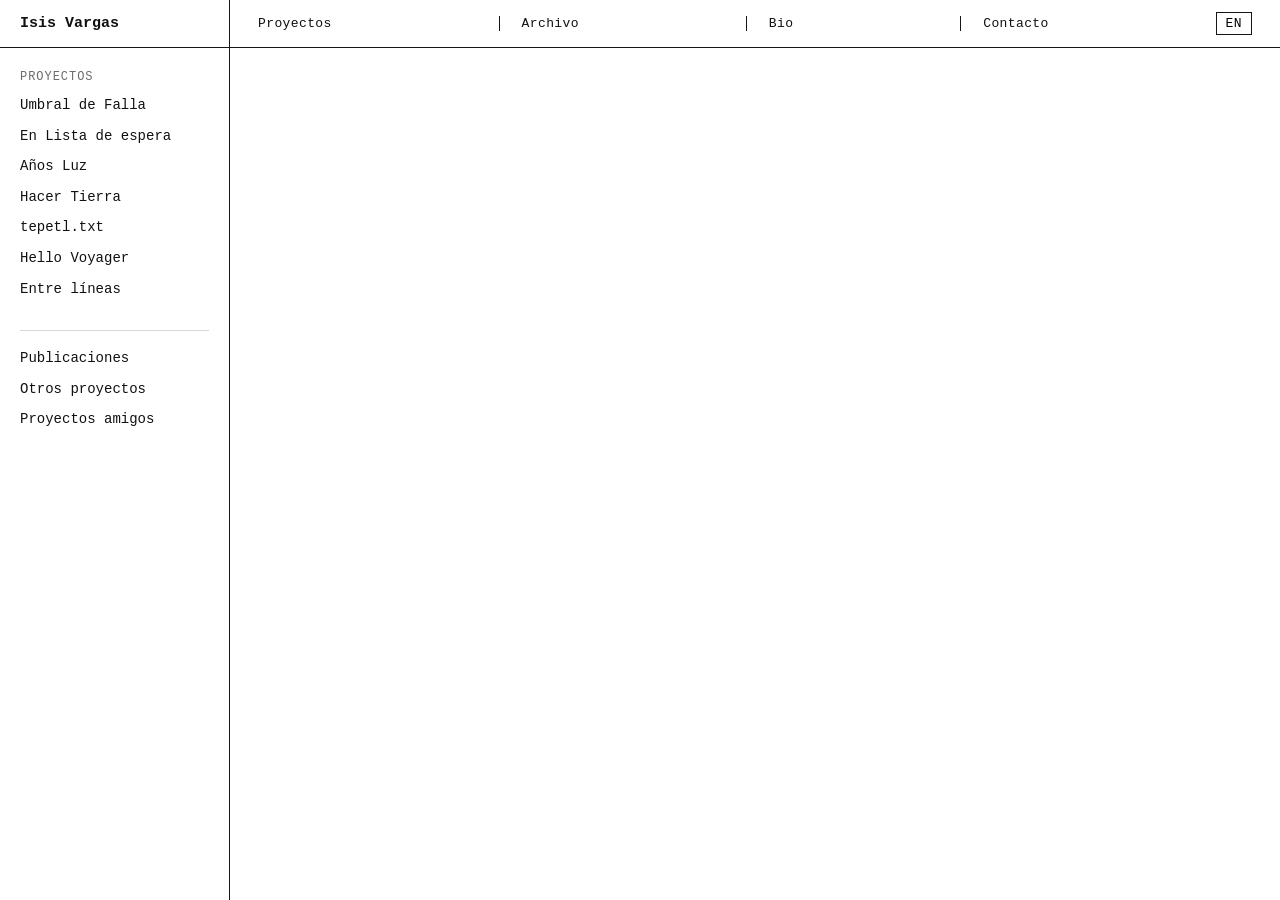
<file: index.html>
<!DOCTYPE html>
<html lang="es" data-lang="es">
<head>
  <meta charset="UTF-8">
  <meta name="viewport" content="width=device-width, initial-scale=1.0">
  <title>Isis Vargas</title>
  <meta name="description" content="Sitio de Isis Vargas. Proyectos sobre paisaje, territorio, procesos textiles, sonido, datos, electromagnetismo y medios experimentales.">
  <meta name="robots" content="index, follow">
  <link rel="canonical" href="https://isis-vargas.xyz/">
  <meta property="og:locale" content="es_MX">
  <meta property="og:type" content="website">
  <meta property="og:title" content="Isis Vargas">
  <meta property="og:description" content="Proyectos sobre paisaje, territorio, procesos textiles, sonido, datos, electromagnetismo y medios experimentales.">
  <meta property="og:url" content="https://isis-vargas.xyz/">
  <meta property="og:site_name" content="Isis Vargas">
  <meta name="twitter:card" content="summary">
  <script type="application/ld+json">
  {
    "@context": "https://schema.org",
    "@type": "WebSite",
    "name": "Isis Vargas",
    "url": "https://isis-vargas.xyz/",
    "inLanguage": ["es", "en"],
    "creator": {
      "@type": "Person",
      "name": "Isis Vargas",
      "description": "Su investigación explora las relaciones entre paisaje, territorio, procesos materiales, datos y medios experimentales."
    }
  }
  </script>
  <link rel="icon" href="favicon.ico?v=4" sizes="any">
  <link rel="icon" type="image/png" sizes="512x512" href="favicon.png?v=4">
  <link rel="stylesheet" href="style.css?v=20260818-1">
  <script src="https://d3js.org/d3.v5.min.js"></script>
</head>
<body>
<div class="app">
  <aside class="sidebar">
    <div class="sidebar-top"><a href="#inicio" class="sidebar-title" data-nav="inicio">Isis Vargas</a></div>
    <nav class="proyectos-nav" aria-label="Proyectos">
      <span class="proyectos-label" data-es="Proyectos" data-en="Projects">Proyectos</span>
      <ul id="lista-proyectos"></ul>
      <div class="sidebar-secondary">
        <a href="#publicaciones" data-nav="publicaciones" data-es="Publicaciones" data-en="Publications">Publicaciones</a>
        <a href="#otros-proyectos" data-nav="otros-proyectos" data-es="Otros proyectos" data-en="Other projects">Otros proyectos</a>
        <a href="#proyectos-amigos" data-nav="proyectos-amigos" data-es="Proyectos amigos" data-en="Friends' projects">Proyectos amigos</a>
      </div>
    </nav>
  </aside>

  <div class="col-derecha">
    <header class="topbar">
      <a href="#proyectos" class="topbar-item" data-nav="proyectos" data-es="Proyectos" data-en="Projects">Proyectos</a>
      <a href="#archivo" class="topbar-item topbar-separado" data-nav="archivo" data-es="Archivo" data-en="Archive:">Archivo</a>
      <a href="#bio" class="topbar-item topbar-separado" data-nav="bio">Bio</a>
      <a href="#contacto" class="topbar-item topbar-separado" data-nav="contacto" data-es="Contacto" data-en="Contact">Contacto</a>
      <button id="lang-toggle" class="topbar-item lang-btn" type="button" aria-label="Cambiar idioma">EN</button>
    </header>
    <nav class="mobile-secondary-nav" aria-label="Secciones adicionales">
      <a href="#publicaciones" data-nav="publicaciones" data-es="Publicaciones" data-en="Publications">Publicaciones</a>
      <a href="#otros-proyectos" data-nav="otros-proyectos" data-es="Otros proyectos" data-en="Other projects">Otros proyectos</a>
      <a href="#proyectos-amigos" data-nav="proyectos-amigos" data-es="Proyectos amigos" data-en="Friends' projects">Proyectos amigos</a>
    </nav>

    <main class="contenido">
      <section id="inicio" class="page page-inicio">
        <div class="inicio-layout">
          <div class="grafo-wrap">
            <div id="grafo-conceptos" role="img" aria-label="Red interactiva de conceptos y proyectos"></div>
          </div>
        </div>
      </section>

      <section id="proyectos" class="page">
        <h1 class="page-title" data-es="Proyectos" data-en="Projects">Proyectos</h1>
        <ul class="indice-proyectos" id="indice-proyectos"></ul>
      </section>

      <section id="proyecto-umbral-de-falla" class="page page-proyecto">
        <div class="project-meta"><span>Residencia, </span><a href="https://www.tsonami.cl/" target="_blank" rel="noopener">Tsonami Arte Sonoro</a><span> · </span><a href="https://proartesmexico.com.mx/" target="_blank" rel="noopener">Proartes Mx</a></div>
        <h1 class="page-title">Umbral de Falla</h1>
        <div class="umbral-layout">
          <div class="proyecto-texto-simple">
            <p>Esta investigación relaciona los movimientos telúricos y las formas en que estos procesos se manifiestan a escala humana. Situada en el contexto tectónico de Valparaíso, explora fenómenos que operan de manera continua bajo la superficie, aunque sus efectos suelen hacerse perceptibles únicamente cuando la tensión acumulada supera un punto crítico y produce una ruptura.</p>
            <p>Umbral de falla nombra ese límite inestable entre la tensión contenida y su liberación, referenciando el doble sentido de la falla: como fractura geológica y como alteración de un sistema. La obra consiste en un dispositivo lítico sometido a tensión y vibración continua, activado en tiempo real por datos sísmicos abiertos de la red de monitoreo de Valparaíso.</p>
          </div>
          <img src="umbral.gif" alt="Umbral de Falla — registro" class="umbral-gif" loading="lazy">
        </div>
      </section>

      <section id="proyecto-en-lista-de-espera" class="page page-proyecto">
        <h1 class="page-title">En Lista de espera</h1>
        <p class="epigrafe">Un movimiento de placas tectónicas puede tardar siglos en producir una grieta visible en la superficie. Sin embargo, su desplazamiento ya está en curso.</p>
        <div class="project-columns">
          <div class="project-column"><div class="project-copy"><p>Aunque los procesos geológicos han dado forma a civilizaciones, mitologías y paisajes culturales, no forman parte de nuestra experiencia cotidiana. Persisten como fondo estable que se vuelve evidente cuando se manifiesta como ruptura: un temblor, una erupción, una grieta. El proyecto busca registrar el instante en que esa temporalidad no-humana se vuelve sensible.</p></div><img src="lista1.jpg" alt="En Lista de espera — registro 1" loading="lazy"></div>
          <div class="project-column"><div class="project-copy"><p>En Lista de espera es una instalación en tiempo real que vincula eventos sísmicos con producción textil automatizada. Una máquina de tejer permanece conectada a un sistema virtual que monitorea la actividad sísmica global. Cuando ocurre un sismo mayor a 4.5 grados, la máquina se activa y teje un segmento de hilo para luego detenerse.</p></div><img src="lista2.jpg" alt="En Lista de espera — registro 2" loading="lazy"></div>
        </div>
      </section>

      <section id="proyecto-anos-luz" class="page page-proyecto">
        <h1 class="page-title">Años Luz</h1>
        <div class="project-columns">
          <div class="project-column"><div class="project-copy"><p>Una porción del ruido blanco que escuchamos al sintonizar una radio proviene de la radiación de fondo de microondas, una huella electromagnética remanente del Big Bang. Esta idea sirvió como punto de partida para una colaboración con mi padre en la intervención de una prenda de su colección New Wave.</p><p>El saco, confeccionado por mi abuela, se transformó en una antena textil mediante bordado en punto de cruz con hilo conductivo de acero.</p></div><img src="luz1.jpg" alt="Años Luz — registro 1" loading="lazy"></div>
          <div class="project-column"><div class="project-copy"><p>La antena se conecta a un potenciómetro que regula la relación entre dos pines del sensor CMOS de una cámara digital, inyectando ruido eléctrico que genera alteraciones cromáticas sobre el glitch original.</p><p>El resultado cruza lo cósmico y lo cotidiano, el lenguaje del bordado y el electromagnético: años luz de distancia codificados como interferencia visual.</p></div><img src="luz2.jpg" alt="Años Luz — registro 2" loading="lazy"></div>
        </div>
      </section>

      <section id="proyecto-hacer-tierra" class="page page-proyecto"><h1 class="page-title">Hacer Tierra</h1><div class="proximamente" data-es="En construcción." data-en="Under construction.">En construcción.</div></section>

      <section id="proyecto-tepetl-txt" class="page page-proyecto">
        <div class="project-meta"><span>Residencia, </span><a href="https://en.casasnowapple.mx/" target="_blank" rel="noopener">Snowapple</a></div>
        <h1 class="page-title">tepetl.txt</h1>
        <div class="project-columns">
          <div class="project-column"><div class="project-copy"><p>tepetl.txt es un archivo textil que traduce el monitoreo de señales verticales del volcán Popocatépetl en patrones visuales. Mediante bloques Unicode, los datos se transforman en una estructura gráfica materializada en trama y urdimbre. La sismografía, la codificación digital y la práctica textil convergen en un registro visual del movimiento volcánico.</p></div><img src="txt1-web.webp" alt="tepetl.txt — registro 1" loading="lazy"></div>
          <div class="project-column"><div class="project-copy"><p>Un volcán no es una estructura fija, sino un proceso: una apertura de la tierra donde fluye el tiempo geológico. Su forma es un espejismo de estabilidad, una montaña que puede convertirse en fuego y ceniza. En la frontera entre creación y destrucción, el paisaje volcánico confronta la fragilidad de nuestra existencia.</p></div><img src="txt2-web.webp" alt="tepetl.txt — registro 2" loading="lazy"></div>
        </div>
      </section>

      <section id="proyecto-hello-voyager" class="page page-proyecto"><h1 class="page-title">Hello Voyager</h1><div class="proximamente" data-es="En construcción." data-en="Under construction.">En construcción.</div></section>

      <section id="proyecto-entre-lineas" class="page page-proyecto">
        <div class="project-meta"><a href="https://festivalhelloworld.mx/" target="_blank" rel="noopener">Festival Hello World</a><span> · Residencia</span></div>
        <h1 class="page-title">Entre líneas</h1>
        <div class="entre-textos">
          <div><span class="idioma-label">ES</span><p>Utilizando grabaciones sonoras de conversaciones íntimas con personas voluntarias, se generaron patrones visuales a partir de las gráficas de frecuencia de estos registros, que después se convirtieron en una pieza textil interactiva. La instalación se activa al detectar la voz del público, integra sus conversaciones en los paneles y activa secciones tejidas con hilos termocrómicos que cambian de color, creando una lectura dinámica del bordado. Así, hilos y palabras se entrelazan y su significado evoluciona con cada interacción.</p></div>
          <div><span class="idioma-label">EN</span><p>Using sound recordings of intimate conversations with volunteers, visual patterns were generated from the frequency graphs of these recordings and turned into an interactive textile piece. The installation activates when it detects the audience's voice, integrating their conversations into the panels and triggering sections woven with thermochromic threads that change color, creating a dynamic reading of the embroidery. Thus, threads and words intertwine, and their meaning evolves with each interaction.</p></div>
        </div>
        <div class="entre-galeria"><img src="entre1.jpg" alt="Entre líneas — registro 1" loading="lazy"><img src="entre2.jpg" alt="Entre líneas — registro 2" loading="lazy"><img src="entre3.jpg" alt="Entre líneas — registro 3" loading="lazy"></div>
      </section>

      <section id="publicaciones" class="page">
        <h1 class="page-title" data-es="Publicaciones" data-en="Publications">Publicaciones</h1>
        <div class="publicaciones-grid">
          <a class="publicacion" href="https://alterior.ca/products/needlebound-volume-2" target="_blank" rel="noopener noreferrer">
            <img src="publicaciones/NEEDLEBOUNDVOL21.webp" alt="Portada de Needlebound Volume 2" loading="lazy">
            <span>Needlebound Volume 2</span>
          </a>
          <a class="publicacion" href="https://cdn.prod.website-files.com/66e27be927d7a648a470a5d3/68f28ff42bea1f17d8278251_TRAMITE_TOMO009_CATALOGO.pdf" target="_blank" rel="noopener noreferrer">
            <img src="publicaciones/tramite.jfif" alt="Portada de Trámite Buró de Coleccionistas 009" loading="lazy">
            <span>Trámite Buró de Coleccionistas 009</span>
          </a>
        </div>
      </section>

      <section id="otros-proyectos" class="page"><h1 class="page-title" data-es="Otros proyectos" data-en="Other projects">Otros proyectos</h1><p class="proximamente" data-es="En construcción." data-en="Under construction.">En construcción.</p></section>

      <section id="proyectos-amigos" class="page"><h1 class="page-title" data-es="Proyectos amigos" data-en="Friends' projects">Proyectos amigos</h1><p class="proximamente" data-es="En construcción." data-en="Under construction.">En construcción.</p></section>

      <section id="archivo" class="page page-archivo">
        <div class="archivo-title"><span id="archivo-welcome"></span><span class="archivo-cursor" aria-hidden="true"></span></div>
        <div id="archivo-tags" class="archivo-tags" aria-live="polite"></div>
      </section>

      <section id="bio" class="page page-bio">
        <div class="bio-grid"><div class="bio-izquierda"><a href="cv.pdf" class="bio-descarga" download data-es="Descargar currículum" data-en="Download CV">Descargar currículum</a></div><div class="bio-derecha"><h1 class="page-title">Isis Vargas <span class="bio-lugar">(Zacatecas, Mx)</span></h1><p>Artista transdisciplinaria. Maestranda en Tecnología y Estética de las Artes Electrónicas. En su investigación explora la relación entre algoritmos, sociedad y estética a partir del uso de datos, procesos materiales y medios experimentales, entendiendo la tecnología como una forma de mediación con el territorio y sus dinámicas.</p><p>Algunas participaciones son: Microresidencia Tsonami B.A.S.E, 2026; Microbeca “Rhizome”, 2026; Residencia “Wilderness” en Snowapple, CDMX, 2025; artista residente en el Festival Hello World, México, 2023; y 14 Bienal de La Habana, Cuba, 2022.</p></div></div>
      </section>

      <section id="contacto" class="page page-contacto">
        <img src="Firma.gif" alt="Firma Isis Vargas" class="firma">
        <form id="form-contacto" class="form-contacto"><label for="nombre" data-es="Nombre" data-en="Name">Nombre</label><input type="text" id="nombre" name="nombre" required><label for="correo-remitente" data-es="Tu correo" data-en="Your email">Tu correo</label><input type="email" id="correo-remitente" name="email" required><label for="mensaje" data-es="Mensaje" data-en="Message">Mensaje</label><textarea id="mensaje" name="message" rows="6" required></textarea><button type="submit" data-es="Enviar" data-en="Send">Enviar</button><p id="form-estado" class="form-estado" role="status" aria-live="polite"></p></form>
      </section>
    </main>
  </div>
</div>
<script src="script.js?v=20260802-6"></script>
<!-- Cloudflare Web Analytics -->
<script type="module" src="https://static.cloudflareinsights.com/beacon.min.js" data-cf-beacon='{"token":"74d4b43c3a0b4ba8aed881cf1e9bd9ee"}'></script>
<!-- End Cloudflare Web Analytics -->
</body>
</html>
</file>
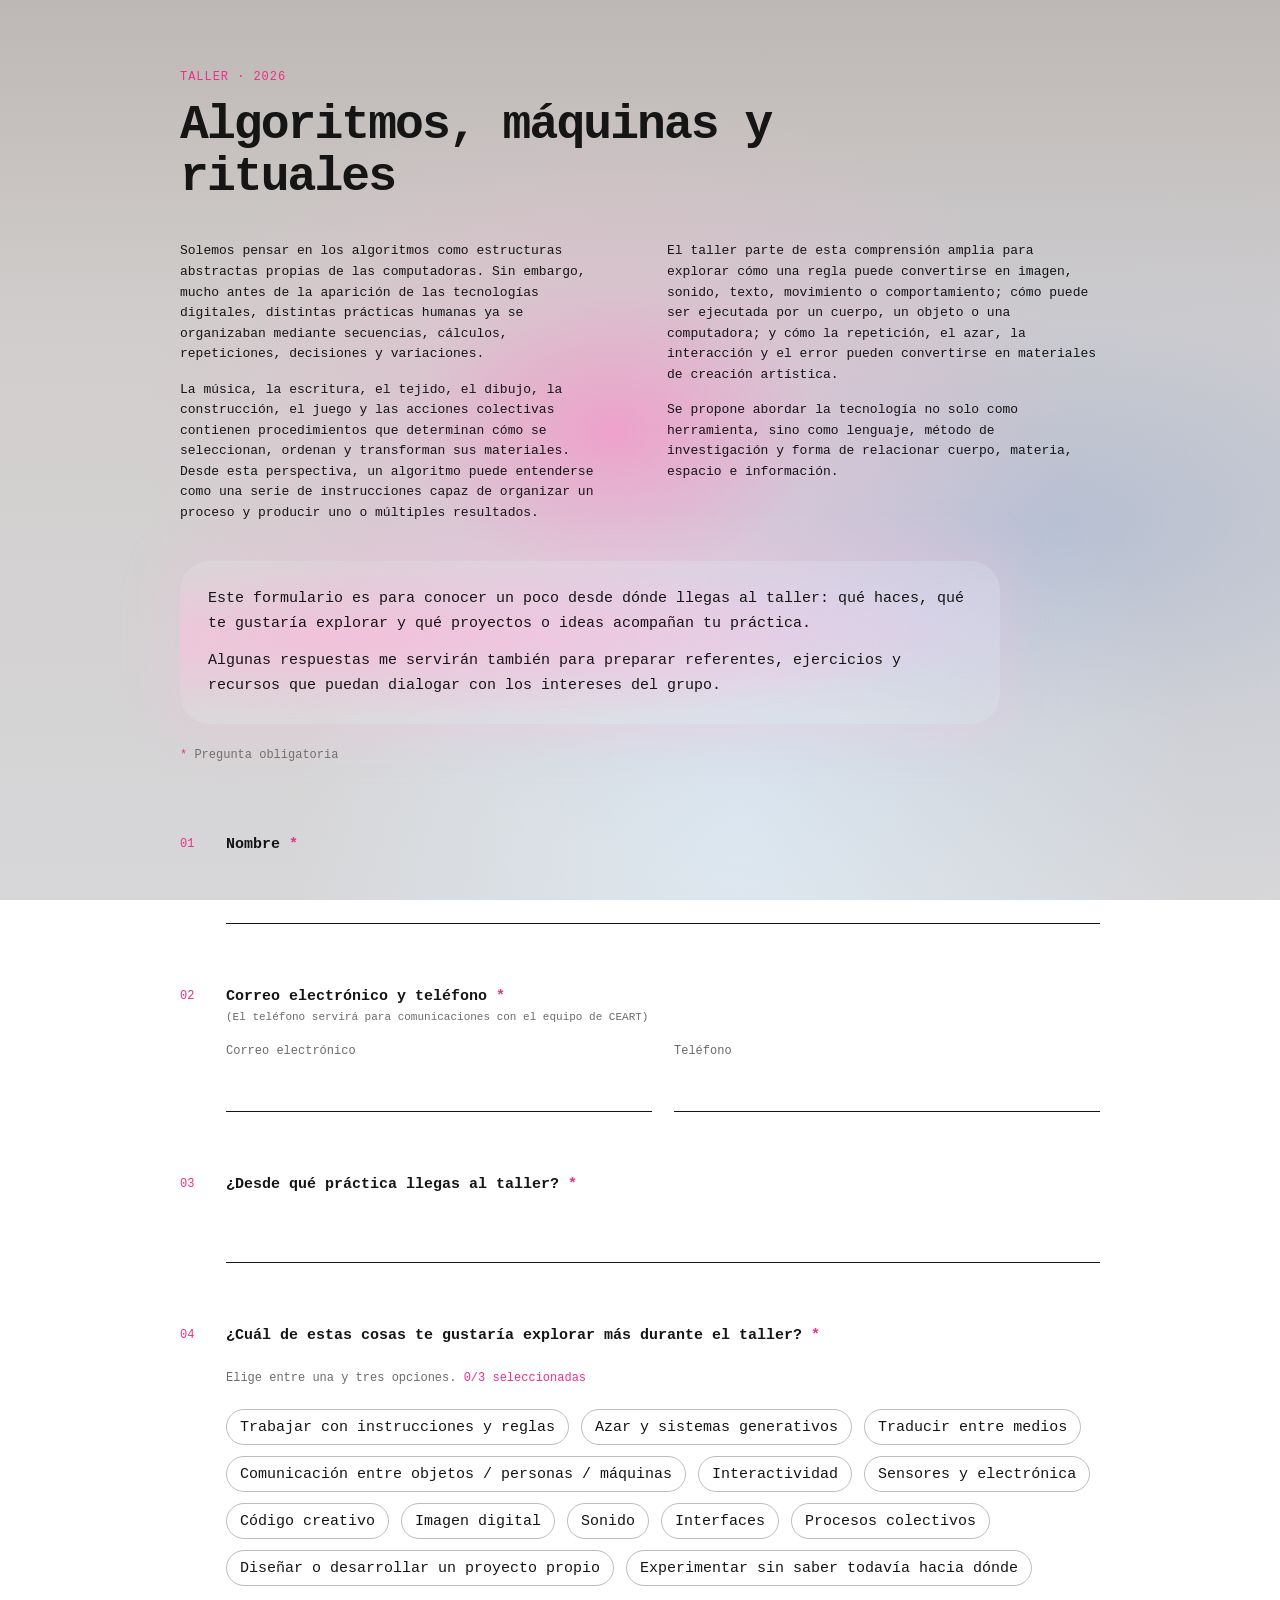
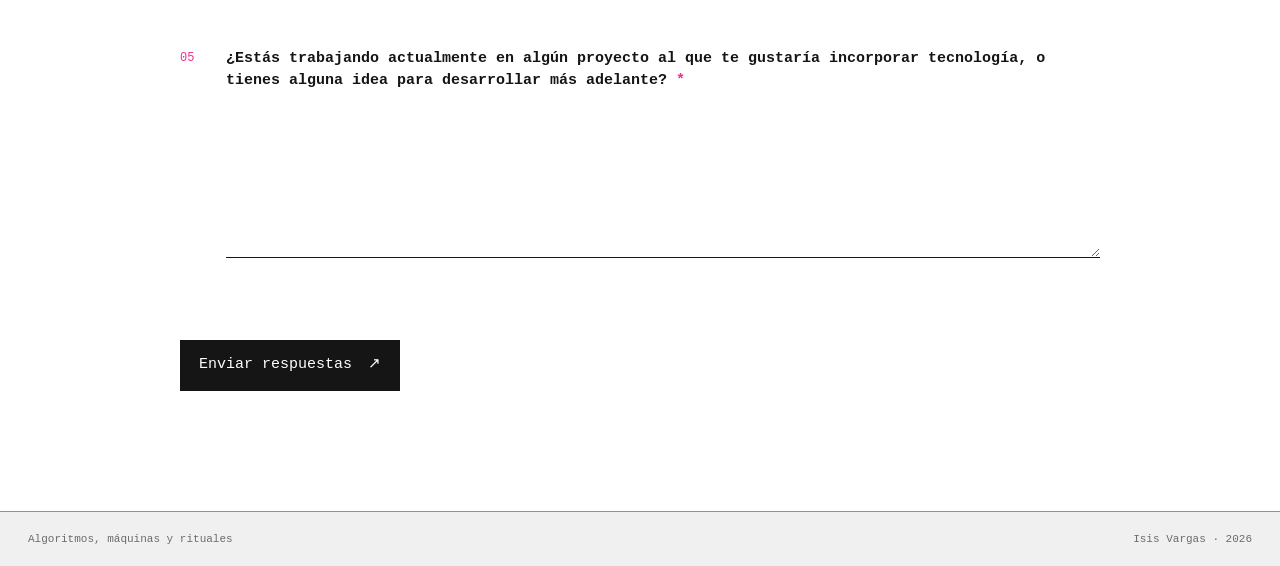
<file: formulario-taller-2026.html>
<!DOCTYPE html>
<html lang="es">
<head>
  <meta charset="UTF-8">
  <meta name="viewport" content="width=device-width, initial-scale=1.0">
  <title>Formulario previo — Algoritmos, máquinas y rituales</title>
  <meta name="robots" content="noindex, nofollow, noarchive">
  <meta name="referrer" content="no-referrer">
  <link rel="icon" href="favicon.ico?v=4" sizes="any">
  <link rel="stylesheet" href="formulario-taller.css?v=20260904-2">
</head>
<body>
  <canvas id="fluid-background" aria-hidden="true"></canvas>
  <main class="form-shell">
    <section class="form-intro" aria-labelledby="form-title">
      <p class="form-kicker">Taller · 2026</p>
      <h1 id="form-title">Algoritmos, máquinas y rituales</h1>
      <div class="form-intro-copy">
        <p>Solemos pensar en los algoritmos como estructuras abstractas propias de las computadoras. Sin embargo, mucho antes de la aparición de las tecnologías digitales, distintas prácticas humanas ya se organizaban mediante secuencias, cálculos, repeticiones, decisiones y variaciones.</p>
        <p>La música, la escritura, el tejido, el dibujo, la construcción, el juego y las acciones colectivas contienen procedimientos que determinan cómo se seleccionan, ordenan y transforman sus materiales. Desde esta perspectiva, un algoritmo puede entenderse como una serie de instrucciones capaz de organizar un proceso y producir uno o múltiples resultados.</p>
        <p>El taller parte de esta comprensión amplia para explorar cómo una regla puede convertirse en imagen, sonido, texto, movimiento o comportamiento; cómo puede ser ejecutada por un cuerpo, un objeto o una computadora; y cómo la repetición, el azar, la interacción y el error pueden convertirse en materiales de creación artística.</p>
        <p>Se propone abordar la tecnología no solo como herramienta, sino como lenguaje, método de investigación y forma de relacionar cuerpo, materia, espacio e información.</p>
      </div>
      <div class="form-purpose">
        <p>Este formulario es para conocer un poco desde dónde llegas al taller: qué haces, qué te gustaría explorar y qué proyectos o ideas acompañan tu práctica.</p>
        <p>Algunas respuestas me servirán también para preparar referentes, ejercicios y recursos que puedan dialogar con los intereses del grupo.</p>
      </div>
      <p class="required-note"><span aria-hidden="true">*</span> Pregunta obligatoria</p>
    </section>

    <form id="taller-form" class="taller-form" novalidate>
      <section class="question" data-question="1">
        <label for="nombre"><span class="question-number">01</span><span>Nombre <b aria-label="obligatoria">*</b></span></label>
        <input id="nombre" name="nombre" type="text" autocomplete="name" required>
        <p class="field-error" aria-live="polite"></p>
      </section>

      <section class="question contact-question" data-question="2">
        <div class="question-heading"><span class="question-number">02</span><span>Correo electrónico y teléfono <b aria-label="obligatoria">*</b><small class="contact-note">(El teléfono servirá para comunicaciones con el equipo de CEART)</small></span></div>
        <div class="contact-fields">
          <label class="contact-field" for="correo">
            <span>Correo electrónico</span>
            <input id="correo" name="correo" type="email" autocomplete="email" inputmode="email" required>
          </label>
          <label class="contact-field" for="telefono">
            <span>Teléfono</span>
            <input id="telefono" name="telefono" type="tel" autocomplete="tel" inputmode="tel" required>
          </label>
        </div>
        <p class="field-error" aria-live="polite"></p>
      </section>

      <section class="question" data-question="3">
        <label for="practica"><span class="question-number">03</span><span>¿Desde qué práctica llegas al taller? <b aria-label="obligatoria">*</b></span></label>
        <input id="practica" name="practica" type="text" autocomplete="off" required>
        <p class="field-error" aria-live="polite"></p>
      </section>

      <fieldset class="question option-question" data-question="4" data-group="explorar">
        <legend><span class="question-number">04</span><span>¿Cuál de estas cosas te gustaría explorar más durante el taller? <b aria-label="obligatoria">*</b></span></legend>
        <p class="question-help">Elige entre una y tres opciones. <span id="explorar-count">0/3 seleccionadas</span></p>
        <div class="options-list">
          <label class="option"><input type="checkbox" name="explorar" value="Trabajar con instrucciones y reglas"><span>Trabajar con instrucciones y reglas</span></label>
          <label class="option"><input type="checkbox" name="explorar" value="Azar y sistemas generativos"><span>Azar y sistemas generativos</span></label>
          <label class="option"><input type="checkbox" name="explorar" value="Traducir entre medios"><span>Traducir entre medios</span></label>
          <label class="option"><input type="checkbox" name="explorar" value="Comunicación entre objetos / personas / máquinas"><span>Comunicación entre objetos / personas / máquinas</span></label>
          <label class="option"><input type="checkbox" name="explorar" value="Interactividad"><span>Interactividad</span></label>
          <label class="option"><input type="checkbox" name="explorar" value="Sensores y electrónica"><span>Sensores y electrónica</span></label>
          <label class="option"><input type="checkbox" name="explorar" value="Código creativo"><span>Código creativo</span></label>
          <label class="option"><input type="checkbox" name="explorar" value="Imagen digital"><span>Imagen digital</span></label>
          <label class="option"><input type="checkbox" name="explorar" value="Sonido"><span>Sonido</span></label>
          <label class="option"><input type="checkbox" name="explorar" value="Interfaces"><span>Interfaces</span></label>
          <label class="option"><input type="checkbox" name="explorar" value="Procesos colectivos"><span>Procesos colectivos</span></label>
          <label class="option"><input type="checkbox" name="explorar" value="Diseñar o desarrollar un proyecto propio"><span>Diseñar o desarrollar un proyecto propio</span></label>
          <label class="option"><input type="checkbox" name="explorar" value="Experimentar sin saber todavía hacia dónde"><span>Experimentar sin saber todavía hacia dónde</span></label>
        </div>
        <p class="field-error" aria-live="polite"></p>
      </fieldset>

      <section class="question" data-question="5">
        <label for="proyecto-tecnologia"><span class="question-number">05</span><span>¿Estás trabajando actualmente en algún proyecto al que te gustaría incorporar tecnología, o tienes alguna idea para desarrollar más adelante? <b aria-label="obligatoria">*</b></span></label>
        <textarea id="proyecto-tecnologia" name="proyecto_tecnologia" rows="5" required></textarea>
        <p class="field-error" aria-live="polite"></p>
      </section>

      <div class="form-submit-area">
        <p id="form-error-summary" class="form-error-summary" role="alert" hidden>Revisa las preguntas señaladas antes de enviar.</p>
        <button id="submit-button" type="submit">Enviar respuestas <span aria-hidden="true">↗</span></button>
        <p id="form-status" class="form-status" role="status" aria-live="polite"></p>
      </div>
    </form>

  </main>

  <footer class="form-footer"><span>Algoritmos, máquinas y rituales</span><span>Isis Vargas · 2026</span></footer>
  <script src="formulario-taller.js?v=20260904-1"></script>
</body>
</html>
</file>
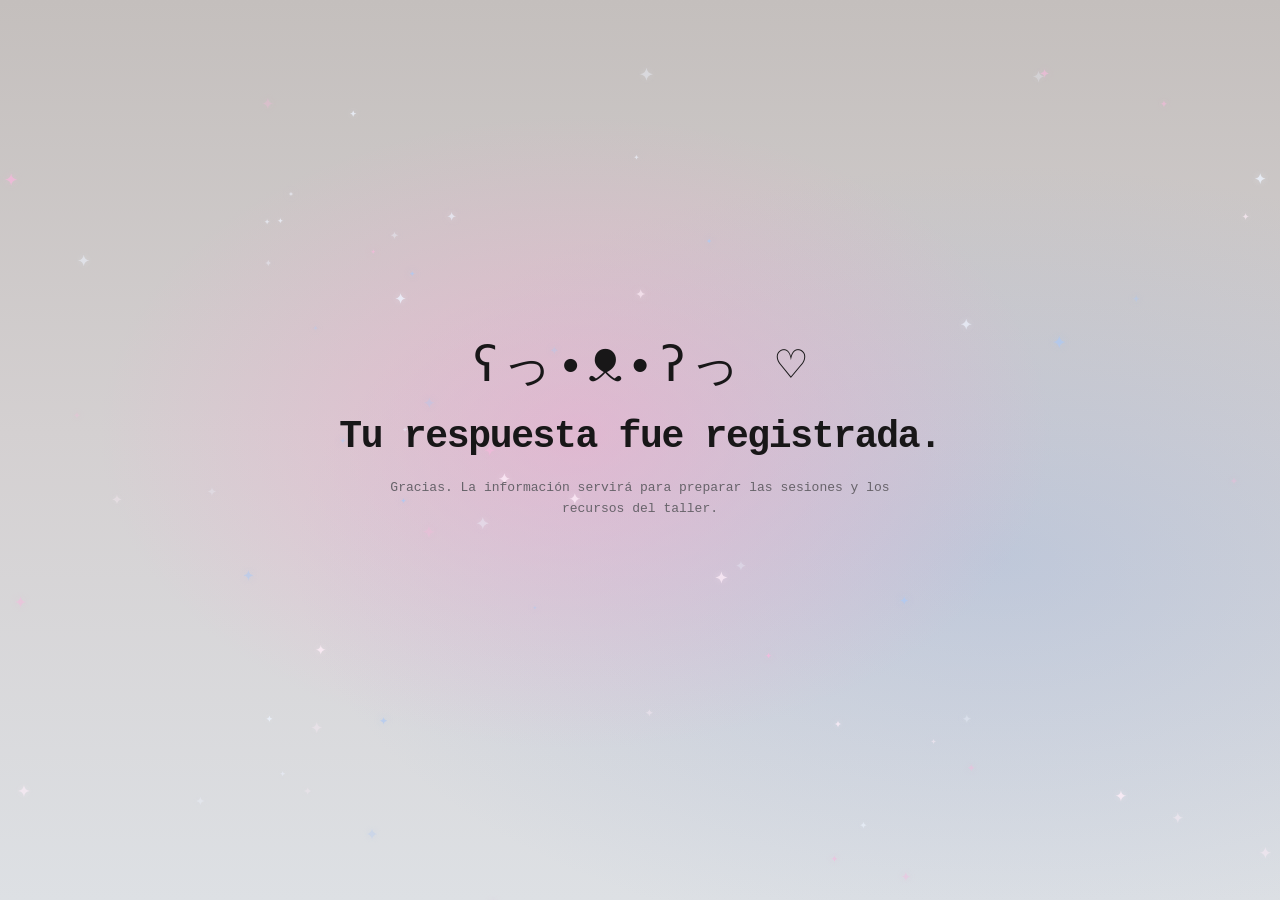
<file: respuesta-registrada.html>
<!DOCTYPE html>
<html lang="es">
<head>
  <meta charset="UTF-8">
  <meta name="viewport" content="width=device-width, initial-scale=1.0">
  <title>Respuesta registrada</title>
  <meta name="robots" content="noindex, nofollow, noarchive">
  <meta name="referrer" content="no-referrer">
  <link rel="icon" href="favicon.ico?v=4" sizes="any">
  <style>
    :root {
      --ink: #181718;
      --muted: #67636a;
      --mono: "Courier New", Courier, monospace;
    }

    * { box-sizing: border-box; }

    html, body { min-height: 100%; }

    body {
      margin: 0;
      overflow: hidden;
      color: var(--ink);
      background:
        radial-gradient(ellipse at 45% 48%, rgba(247, 161, 207, .46), transparent 48%),
        radial-gradient(ellipse at 78% 62%, rgba(136, 170, 225, .3), transparent 50%),
        linear-gradient(180deg, #c4bfbd 0%, #d4d0d1 48%, #dde0e4 100%);
      font-family: var(--mono);
    }

    #sparkle-rain {
      position: fixed;
      inset: 0;
      width: 100%;
      height: 100%;
      pointer-events: none;
    }

    .confirmation {
      position: relative;
      z-index: 1;
      min-height: 100vh;
      display: grid;
      place-items: center;
      padding: 28px;
      text-align: center;
    }

    .confirmation-content { transform: translateY(-2vh); }

    .bear {
      display: block;
      margin-bottom: 22px;
      font-size: clamp(28px, 5vw, 48px);
      line-height: 1;
      letter-spacing: .08em;
    }

    h1 {
      margin: 0;
      font-size: clamp(22px, 4vw, 38px);
      line-height: 1.2;
      letter-spacing: -.035em;
    }

    p {
      max-width: 560px;
      margin: 18px auto 0;
      color: var(--muted);
      font-size: 13px;
      line-height: 1.6;
    }

    @media (prefers-reduced-motion: reduce) {
      #sparkle-rain { display: none; }
    }
  </style>
</head>
<body>
  <canvas id="sparkle-rain" aria-hidden="true"></canvas>
  <main class="confirmation">
    <div class="confirmation-content">
      <span class="bear" aria-hidden="true">ʕ⁠っ⁠•⁠ᴥ⁠•⁠ʔ⁠っ ♡</span>
      <h1>Tu respuesta fue registrada.</h1>
      <p>Gracias. La información servirá para preparar las sesiones y los recursos del taller.</p>
    </div>
  </main>

  <script>
    const canvas = document.getElementById("sparkle-rain");
    const context = canvas.getContext("2d");
    const reducedMotion = matchMedia("(prefers-reduced-motion: reduce)").matches;
    let sparkles = [];

    function createSparkle(randomY = false) {
      const palette = [
        [255, 238, 249],
        [238, 244, 255],
        [247, 184, 221],
        [174, 201, 243]
      ];
      return {
        x: Math.random() * innerWidth,
        y: randomY ? Math.random() * innerHeight : -12 - Math.random() * innerHeight * .18,
        size: .7 + Math.random() * 1.7,
        speed: .12 + Math.random() * .28,
        drift: (Math.random() - .5) * .09,
        phase: Math.random() * Math.PI * 2,
        twinkle: .004 + Math.random() * .009,
        color: palette[Math.floor(Math.random() * palette.length)]
      };
    }

    function resize() {
      const ratio = Math.min(devicePixelRatio || 1, 1.5);
      canvas.width = Math.round(innerWidth * ratio);
      canvas.height = Math.round(innerHeight * ratio);
      context.setTransform(ratio, 0, 0, ratio, 0, 0);
      const amount = Math.max(42, Math.round((innerWidth * innerHeight) / 17000));
      sparkles = Array.from({ length: amount }, () => createSparkle(true));
    }

    function drawSparkle(sparkle, time) {
      const pulse = .28 + (Math.sin(time * sparkle.twinkle + sparkle.phase) + 1) * .25;
      const [red, green, blue] = sparkle.color;
      context.save();
      context.translate(sparkle.x, sparkle.y);
      context.fillStyle = `rgba(${red}, ${green}, ${blue}, ${pulse})`;
      context.shadowColor = `rgba(${red}, ${green}, ${blue}, .55)`;
      context.shadowBlur = 7;
      context.beginPath();
      context.moveTo(0, -sparkle.size * 2.7);
      context.quadraticCurveTo(sparkle.size * .3, -sparkle.size * .3, sparkle.size * 2.7, 0);
      context.quadraticCurveTo(sparkle.size * .3, sparkle.size * .3, 0, sparkle.size * 2.7);
      context.quadraticCurveTo(-sparkle.size * .3, sparkle.size * .3, -sparkle.size * 2.7, 0);
      context.quadraticCurveTo(-sparkle.size * .3, -sparkle.size * .3, 0, -sparkle.size * 2.7);
      context.fill();
      context.restore();
    }

    function animate(time) {
      context.clearRect(0, 0, innerWidth, innerHeight);
      sparkles.forEach((sparkle, index) => {
        sparkle.y += sparkle.speed;
        sparkle.x += sparkle.drift + Math.sin(time * .00025 + sparkle.phase) * .025;
        if (sparkle.y > innerHeight + 14 || sparkle.x < -14 || sparkle.x > innerWidth + 14) {
          sparkles[index] = createSparkle(false);
        } else {
          drawSparkle(sparkle, time);
        }
      });
      requestAnimationFrame(animate);
    }

    if (!reducedMotion) {
      addEventListener("resize", resize);
      resize();
      requestAnimationFrame(animate);
    }
  </script>
</body>
</html>
</file>
<file: style.css>
:root{--sidebar-w:230px;--topbar-h:48px;--linea:#151515;--texto:#111;--fondo:#fff;--gris:#6b6b6b;--magenta:#ec2f87;--magenta-soft:#ffd4e7;--font-mono:"Courier New",Courier,monospace;--margen:clamp(22px,4vw,52px)}
*{box-sizing:border-box}html{scroll-padding-top:calc(var(--topbar-h) + 20px)}html,body{margin:0;min-height:100%;font-family:var(--font-mono);color:var(--texto);background:var(--fondo)}a{color:inherit;text-decoration:none}img{max-width:100%;display:block}.app{display:flex;min-height:100vh}.sidebar{position:fixed;inset:0 auto 0 0;width:var(--sidebar-w);border-right:1px solid var(--linea);background:var(--fondo);z-index:20;overflow-y:auto}.sidebar-top{height:var(--topbar-h);display:flex;align-items:center;padding:0 20px;border-bottom:1px solid var(--linea)}.sidebar-title{font-weight:bold;font-size:15px}.proyectos-nav{padding:22px 20px}.proyectos-label{display:block;margin-bottom:12px;font-size:12px;text-transform:uppercase;letter-spacing:.08em;color:var(--gris)}#lista-proyectos,.indice-proyectos{list-style:none;margin:0;padding:0}#lista-proyectos li{margin-bottom:10px}#lista-proyectos a,.sidebar-secondary a{display:inline-block;font-size:14px;line-height:1.4;border-bottom:1px solid transparent}.sidebar-secondary{display:flex;flex-direction:column;align-items:flex-start;gap:10px;margin-top:30px;padding-top:18px;border-top:1px solid #d7d7d7}.col-derecha{margin-left:var(--sidebar-w);flex:1;min-width:0}.topbar{position:fixed;top:0;left:var(--sidebar-w);right:0;height:var(--topbar-h);display:flex;align-items:center;justify-content:space-between;padding:0 28px;border-bottom:1px solid var(--linea);background:rgba(255,255,255,.96);backdrop-filter:blur(8px);z-index:30}.topbar-item{font:13px var(--font-mono);letter-spacing:.03em}.topbar-separado{padding-left:22px;border-left:1px solid var(--linea)}.lang-btn{background:none;border:1px solid var(--linea);padding:3px 9px;cursor:pointer}.contenido{padding:calc(var(--topbar-h) + var(--margen)) var(--margen) var(--margen);max-width:1280px;margin:0 auto}.page{display:none;scroll-margin-top:calc(var(--topbar-h) + 22px)}.page.activa{display:block}.page-title{font-size:20px;margin:0 0 28px;line-height:1.2}.topbar-item:hover,.topbar-item:focus-visible,.topbar-item:active,.topbar-item.activo,#lista-proyectos a:hover,#lista-proyectos a:focus-visible,#lista-proyectos a:active,#lista-proyectos a.activo,.sidebar-secondary a:hover,.sidebar-secondary a:focus-visible,.sidebar-secondary a:active,.sidebar-secondary a.activo,.indice-proyectos a:hover,.indice-proyectos a:focus-visible,.indice-proyectos a:active,.project-meta a:hover,.project-meta a:focus-visible,.project-meta a:active,.contacto-correo a:hover,.contacto-correo a:active,.bio-descarga:hover,.bio-descarga:active{color:var(--magenta);border-color:var(--magenta);outline-color:var(--magenta)}button:focus-visible,input:focus-visible,textarea:focus-visible{outline:2px solid var(--magenta);outline-offset:2px}.lang-btn:hover,.lang-btn:active,.lang-btn.activo,.form-contacto button:hover,.form-contacto button:active,.form-contacto button:focus-visible{background:var(--magenta);border-color:var(--magenta);color:#fff}
.page-inicio{width:100%}.inicio-layout{width:100%}.grafo-wrap{position:relative;width:100%;min-height:calc(100vh - var(--topbar-h) - (var(--margen) * 2));overflow:hidden;background:#f7f7f7}#grafo-conceptos,#grafo-conceptos svg{width:100%;height:100%;min-height:inherit;display:block}#grafo-conceptos svg{cursor:grab}#grafo-conceptos svg:active{cursor:grabbing}.node{cursor:pointer}.node-symbol{stroke:#ec2f87;stroke-width:.5px}.node-text{font:11px var(--font-mono);font-weight:normal;pointer-events:none;fill:#4b5563}.link{stroke:#9ca3af;stroke-opacity:.5;stroke-width:1px}.grafo-etiqueta{position:absolute;left:14px;bottom:8px;margin:0;font-size:11px;color:var(--gris);pointer-events:none}.indice-proyectos li{border-bottom:1px solid var(--linea)}.indice-proyectos a{display:block;padding:14px 2px;font-size:15px}
.project-meta{margin:0 0 12px;font-size:12px;color:var(--gris)}.project-meta a{color:var(--texto);border-bottom:1px solid var(--texto)}.project-columns{display:grid;grid-template-columns:repeat(2,minmax(0,1fr));gap:40px;align-items:start}.project-column{display:flex;flex-direction:column;gap:20px}.project-column p,.proyecto-texto-simple p,.entre-textos p,.bio-derecha p{font-size:14px;line-height:1.65;margin:0}.project-column img{width:100%;height:auto;margin-top:4px}.umbral-layout{display:grid;grid-template-columns:minmax(0,1.12fr) minmax(300px,.88fr);gap:42px;align-items:start}.proyecto-texto-simple{display:flex;flex-direction:column;gap:20px}.umbral-gif{width:100%;height:auto}.epigrafe{font-style:italic;font-size:15px;line-height:1.6;max-width:760px;padding-left:18px;border-left:2px solid var(--magenta);margin:0 0 40px;color:var(--gris)}.entre-textos{display:flex;flex-direction:column;gap:28px;width:100%;margin-bottom:42px}.idioma-label{display:block;margin-bottom:8px;font-size:11px;color:var(--magenta);letter-spacing:.1em}.entre-galeria{display:flex;flex-direction:column;gap:30px}.entre-galeria img{width:100%;height:auto}.proximamente{font-size:14px;color:var(--gris)}
.bio-grid{display:grid;grid-template-columns:minmax(280px,420px) 1fr;gap:50px;align-items:start}.bio-izquierda{display:flex;flex-direction:column;gap:14px}.bio-descarga,.contacto-correo a{font-size:13px;border-bottom:1px solid var(--linea);width:fit-content}.bio-lugar{font-weight:normal;color:var(--gris);font-size:15px}.bio-derecha p{margin-bottom:18px}.firma{width:107px;height:35px;max-width:none;margin:0 auto 24px}.contacto-correo{font-size:15px;margin:0 0 30px;text-align:center}.form-contacto{display:flex;flex-direction:column;gap:6px;max-width:460px;margin:0 auto 40px}.form-contacto label{font-size:12px;text-transform:uppercase;letter-spacing:.06em;color:var(--gris);margin-top:10px}.form-contacto input,.form-contacto textarea{font:14px var(--font-mono);padding:8px 10px;border:1px solid var(--linea);background:#fff;resize:vertical}.form-contacto button{margin-top:14px;align-self:flex-start;font:13px var(--font-mono);padding:8px 20px;background:var(--linea);color:#fff;border:1px solid var(--linea);cursor:pointer}
@media(max-width:920px){:root{--sidebar-w:190px}.topbar{padding:0 14px;gap:12px}.topbar-separado{padding-left:10px}.grafo-wrap{min-height:calc(100vh - var(--topbar-h) - (var(--margen) * 2))}.project-columns,.umbral-layout,.bio-grid{grid-template-columns:1fr}.umbral-gif{max-width:620px}}
@media(max-width:620px){:root{--sidebar-w:0px;--margen:18px}.sidebar{position:fixed;inset:0 0 auto 0;width:100%;height:var(--topbar-h);border-right:0;border-bottom:1px solid var(--linea);overflow:hidden;z-index:40}.sidebar-top{justify-content:center}.proyectos-nav{display:none}.app{display:block}.col-derecha{margin-left:0}.topbar{left:0;top:var(--topbar-h);overflow-x:auto;justify-content:flex-start;background:#fff}.topbar-item{white-space:nowrap}.contenido{padding-top:calc(var(--topbar-h) * 2 + var(--margen))}.page-inicio{overflow:hidden}.grafo-wrap{height:calc(100svh - (var(--topbar-h) * 2) - (var(--margen) * 2));min-height:360px;max-height:720px;overflow:hidden;overscroll-behavior:contain}#grafo-conceptos,#grafo-conceptos svg{height:100%;min-height:0;touch-action:none}.project-columns{gap:32px}.page-title{margin-bottom:22px}}

/* Alineación compartida entre texto e imágenes de las dos columnas */
.project-columns{grid-template-rows:auto auto;gap:20px 40px}
.project-column{display:grid;grid-template-rows:subgrid;grid-row:span 2;gap:20px}
.project-copy{display:flex;flex-direction:column;gap:18px}
.project-column img{margin:0;align-self:start}
.project-column img{width:100%;height:auto;object-fit:cover;object-position:center}
.node-text{pointer-events:all;cursor:pointer}
.node-symbol{filter:drop-shadow(0 0 3px rgba(255,47,146,.9))}

/* Hiper_Archivo integrado */
.page-archivo{min-height:calc(100vh - var(--topbar-h) - (var(--margen) * 2))}
.archivo-title{width:100%;font-size:18px;font-weight:bold;color:#ff2f92;margin:0 0 30px}
.archivo-cursor{display:inline-block;width:10px;height:22px;margin-left:3px;vertical-align:middle;background:#ff2f92;animation:archivo-blink 1s step-start infinite;box-shadow:0 0 10px rgba(255,47,146,.8)}
@keyframes archivo-blink{50%{opacity:.25}}
.archivo-tags{display:flex;flex-wrap:wrap;align-content:flex-start}
.archivo-tag,.archivo-related{font:14px var(--font-mono);margin:5px;padding:5px 10px;border:0;background:transparent;color:#111;cursor:pointer;transition:color .15s,box-shadow .2s}
.archivo-tag:hover,.archivo-tag:focus-visible,.archivo-related:hover,.archivo-related:focus-visible{color:#ff2f92;box-shadow:0 0 14px 5px rgba(255,47,146,.45);outline:none}
.archivo-loading{font-size:13px;color:var(--gris)}
.archivo-popup{position:fixed;top:10%;left:calc(var(--sidebar-w) + 8%);right:8%;height:calc(80% - 30px);display:grid;grid-template-columns:1fr 1fr;background:#fff;border:2px solid #ff2f92;color:#111;padding:20px;overflow:hidden;box-shadow:0 0 24px rgba(255,47,146,.3);z-index:100}
.archivo-popup-left,.archivo-popup-right{overflow-y:auto;padding:12px}.archivo-popup-left{border-right:1px solid #ff2f92}.archivo-popup-header{font-size:20px;font-weight:bold;color:#ff2f92;margin-bottom:20px}.archivo-popup-link{display:inline-block;margin:2px 0;padding:2px 5px;border-bottom:1px solid transparent}.archivo-popup-link:hover,.archivo-popup-link:focus-visible{color:#ff2f92;border-color:#ff2f92}.archivo-popup-close{position:absolute;top:10px;right:14px;border:0;background:transparent;color:#ff2f92;font:700 18px var(--font-mono);cursor:pointer}.archivo-popup ::-webkit-scrollbar{width:9px}.archivo-popup ::-webkit-scrollbar-thumb{background:#ff2f92;border-radius:6px}.archivo-error{color:#ff2f92;font-size:13px}

@media(max-width:920px){
  .project-columns{grid-template-rows:auto;gap:32px}
  .project-column{display:flex;grid-row:auto}
  .project-column img{height:auto}
  .archivo-popup{left:calc(var(--sidebar-w) + 3%);right:3%;grid-template-columns:1fr}.archivo-popup-left{border-right:0;border-bottom:1px solid #ff2f92}
}

@media(max-width:920px){
  .project-column img{height:auto;max-height:none;object-fit:contain}
}
.form-estado{min-height:18px;margin:8px 0 0;font-size:12px;color:var(--magenta)}

/* Publicaciones */
.mobile-secondary-nav{display:none}
.publicaciones-grid{display:grid;grid-template-columns:repeat(4,minmax(0,1fr));gap:32px 22px;align-items:start}
.publicacion{display:block;min-width:0}
.publicacion img{width:100%;aspect-ratio:4/5;object-fit:cover;object-position:center;background:#f3f3f3}
.publicacion span{display:block;margin-top:8px;font-size:11px;line-height:1.4}
.publicacion:hover span,.publicacion:focus-visible span{color:var(--magenta)}
.publicacion:focus-visible{outline:2px solid var(--magenta);outline-offset:4px}

@media(max-width:920px){
  .publicaciones-grid{grid-template-columns:repeat(2,minmax(0,1fr))}
}

/* Ajustes finales del grafo */
.page-inicio,.inicio-layout,.grafo-wrap,#grafo-conceptos,#grafo-conceptos svg{background:#fff!important}
.nodes{isolation:isolate}
.node-text{paint-order:stroke fill;stroke:#fff;stroke-width:2.5px;stroke-linejoin:round}
@media(max-width:920px){
  .node-text{font-size:9px}
  .node-symbol{filter:drop-shadow(0 0 2px rgba(255,47,146,.75))}
}

@media(max-width:620px){
  .mobile-secondary-nav{position:fixed;top:calc(var(--topbar-h) * 2);left:0;right:0;height:38px;display:flex;align-items:center;gap:20px;padding:0 18px;overflow-x:auto;border-bottom:1px solid var(--linea);background:#fff;z-index:30;scrollbar-width:none}
  .mobile-secondary-nav::-webkit-scrollbar{display:none}
  .mobile-secondary-nav a{flex:0 0 auto;font-size:11px;white-space:nowrap;border-bottom:1px solid transparent}
  .mobile-secondary-nav a:hover,.mobile-secondary-nav a:focus-visible,.mobile-secondary-nav a.activo{color:var(--magenta);border-color:var(--magenta)}
  .contenido{padding-top:calc(var(--topbar-h) * 2 + 38px + var(--margen))}
  .grafo-wrap{height:calc(100svh - (var(--topbar-h) * 2) - 38px - (var(--margen) * 2))}
  .publicaciones-grid{grid-template-columns:repeat(2,minmax(0,1fr));gap:26px 14px}
}

/* Bio sin imagen */
.bio-grid {
  display: flex;
  flex-direction: column;
  gap: 0;
  width: 100%;
  max-width: 760px;
  margin: clamp(18px, 5vh, 70px) auto 0;
}

.bio-derecha {
  order: 1;
}

.bio-izquierda {
  order: 2;
  margin-top: 22px;
}

.bio-cv-imagen {
  display: none !important;
}
</file>
<file: formulario-taller.css>
:root {
  --ink: #151515;
  --paper: #d7d3d2;
  --panel: rgba(255, 255, 255, .38);
  --muted: #6d6b67;
  --line: #cbc8c1;
  --soft-line: #e5e2db;
  --pink: #ec2f87;
  --pink-soft: #ffe3ef;
  --error: #b42318;
  --mono: "Courier New", Courier, monospace;
}

* { box-sizing: border-box; }

html { scroll-behavior: smooth; }

body {
  margin: 0;
  overflow-x: hidden;
  color: var(--ink);
  background:
    radial-gradient(ellipse at 48% 48%, rgba(255, 135, 197, .64) 0%, rgba(241, 180, 210, .3) 22%, transparent 50%),
    radial-gradient(ellipse at 82% 58%, rgba(126, 157, 211, .34) 0%, rgba(175, 191, 220, .18) 28%, transparent 54%),
    radial-gradient(ellipse at 58% 91%, rgba(224, 239, 250, .74) 0%, transparent 43%),
    linear-gradient(180deg, #bdb8b5 0%, #d1cdcc 36%, #d7d7d9 100%);
  background-attachment: fixed;
  font-family: var(--mono);
  font-size: 15px;
  line-height: 1.65;
}

#fluid-background {
  position: fixed;
  inset: 0;
  z-index: 0;
  width: 100%;
  height: 100%;
  pointer-events: none;
  opacity: .72;
  filter: blur(30px) saturate(.96);
  mix-blend-mode: normal;
}

.form-shell, .form-footer { position: relative; z-index: 1; }

button, input, textarea { font: inherit; }

.form-shell {
  width: min(100% - 36px, 920px);
  margin: 0 auto;
  padding: clamp(34px, 6vw, 68px) 0 90px;
}

.form-intro { margin-bottom: 56px; }
.form-kicker { margin: 0 0 12px; color: var(--pink); font-size: 12px; letter-spacing: .08em; text-transform: uppercase; }
.form-intro h1 { max-width: 750px; margin: 0 0 38px; font-size: clamp(27px, 5vw, 48px); line-height: 1.08; letter-spacing: -.04em; }
.form-intro-copy {
  max-width: none;
  columns: 2;
  column-gap: clamp(28px, 5vw, 54px);
  font-size: 13px;
  line-height: 1.58;
}
.form-intro-copy p { margin: 0 0 15px; break-inside: avoid; }

.form-purpose {
  position: relative;
  max-width: 820px;
  margin-top: 38px;
  padding: 26px 28px;
  border: 0;
  border-radius: 30px;
  background:
    radial-gradient(ellipse at 22% 48%, rgba(255, 181, 219, .62), transparent 68%),
    radial-gradient(ellipse at 82% 36%, rgba(224, 211, 242, .4), transparent 64%),
    rgba(255, 237, 246, .14);
  box-shadow: 0 0 44px 18px rgba(255, 184, 220, .18);
  backdrop-filter: blur(7px);
  -webkit-backdrop-filter: blur(7px);
}

.form-purpose p { margin: 0 0 12px; }
.form-purpose p:last-child { margin-bottom: 0; }
.required-note { margin: 22px 0 0; color: var(--muted); font-size: 12px; }
.required-note span, .question b { color: var(--pink); }

.taller-form { display: flex; flex-direction: column; gap: 30px; }

.question {
  margin: 0;
  min-width: 0;
  padding: 12px 0 20px;
  border: 0;
  background: transparent;
  box-shadow: none;
}

.question:focus-within { border: 0; }
.question.has-error { border: 0; }

.question > label,
.question-heading,
.question legend {
  width: 100%;
  display: grid;
  grid-template-columns: 30px minmax(0, 1fr);
  align-items: flex-start;
  gap: 16px;
  margin: 0 0 22px;
  padding: 0;
  font-weight: 700;
  line-height: 1.45;
}

.question legend { float: left; }
.question legend + * { clear: both; }

.question-number { color: var(--pink); font-size: 12px; font-weight: 400; padding-top: 2px; }
.question em { margin-left: 8px; color: var(--muted); font-size: 11px; font-style: normal; font-weight: 400; text-transform: uppercase; letter-spacing: .06em; }
.question-help { margin: -10px 0 20px 46px; color: var(--muted); font-size: 12px; }
#explorar-count { color: var(--pink); }

input[type="text"], input[type="email"], input[type="tel"], textarea {
  width: calc(100% - 46px);
  margin-left: 46px;
  padding: 10px 2px;
  border: 0;
  border-bottom: 1px solid var(--ink);
  border-radius: 0;
  color: var(--ink);
  background: transparent;
  outline: none;
}

textarea { min-height: 92px; resize: vertical; }
textarea::placeholder, input::placeholder { color: #85827d; opacity: 1; }
input[type="text"]:focus, input[type="email"]:focus, input[type="tel"]:focus, textarea:focus { border-bottom-color: var(--pink); box-shadow: 0 1px 0 var(--pink); }

.contact-fields {
  display: grid;
  grid-template-columns: repeat(2, minmax(0, 1fr));
  gap: 22px;
  margin-left: 46px;
}

.contact-question .question-heading { margin-bottom: 16px; }
.contact-note { display: block; margin-top: 3px; color: var(--muted); font-size: 11px; font-weight: 400; }
.contact-field { min-width: 0; color: var(--muted); font-size: 12px; font-weight: 400; }
.contact-field input { width: 100%; margin: 4px 0 0; color: var(--ink); font-size: 15px; }

.options-grid {
  display: flex;
  flex-wrap: wrap;
  align-items: flex-start;
  gap: 11px 12px;
  margin-left: 46px;
}

.options-list { display: flex; flex-wrap: wrap; gap: 11px 12px; margin-left: 46px; }
.option { position: relative; display: inline-block; width: auto; cursor: pointer; line-height: 1.4; }
.option input[type="checkbox"], .option input[type="radio"] { position: absolute; opacity: 0; pointer-events: none; }

.option > span,
.option-other label > span {
  position: relative;
  z-index: 0;
  display: inline-block;
  min-height: 0;
  padding: 7px 13px 6px;
  border: 1px solid rgba(21, 21, 21, .28);
  border-radius: 999px;
  background: transparent;
  transition: border-color .35s ease, background .45s ease, box-shadow .65s ease, color .28s ease, transform .35s ease;
}

.option > span:hover,
.option-other label > span:hover { border-color: rgba(21, 21, 21, .55); }
.option input:checked + span,
.option-other label input:checked + span {
  border-color: transparent;
  background:
    radial-gradient(ellipse at 48% 52%, rgba(183, 211, 255, .7) 0%, rgba(112, 157, 231, .38) 48%, transparent 78%);
  box-shadow:
    0 0 16px 7px rgba(91, 139, 223, .2),
    0 0 34px 14px rgba(171, 205, 255, .15),
    inset 0 0 17px rgba(229, 241, 255, .58);
  transform: translateY(-1px);
}
.option input:focus-visible + span { outline: 1px dashed var(--pink); outline-offset: 4px; }
.option input:disabled + span { color: #aaa7a1; cursor: not-allowed; }

.option-other { display: flex; align-items: center; gap: 10px; }
.option-other label { display: block; cursor: pointer; white-space: nowrap; }
.option-other input[type="text"] { width: 100%; margin: 0; padding: 8px 2px; }
.option-other input[type="text"]:disabled { opacity: .35; }

.field-error { min-height: 1.2em; margin: 12px 0 0 46px; color: var(--error); font-size: 12px; }
.field-error:empty { min-height: 0; margin-top: 0; }

.form-submit-area { padding: 22px 0 0; }
.form-error-summary { margin: 0 0 18px; color: var(--error); }

#submit-button {
  min-width: 220px;
  padding: 12px 18px;
  border: 1px solid var(--ink);
  color: #fff;
  background: var(--ink);
  cursor: pointer;
  text-align: left;
}

#submit-button span { float: right; }
#submit-button:hover, #submit-button:focus-visible { border-color: var(--pink); background: var(--pink); outline: none; }
#submit-button:disabled { opacity: .55; cursor: wait; }
.form-status { min-height: 1.5em; margin: 12px 0 0; color: var(--muted); font-size: 12px; }

.form-success {
  margin-top: 30px;
  padding: clamp(36px, 7vw, 70px);
  border: 1px solid var(--ink);
  background: var(--panel);
}

.success-symbol { color: var(--pink); }
.form-success h2 { margin: 18px 0 12px; font-size: clamp(24px, 4vw, 38px); line-height: 1.15; }
.form-success p { max-width: 620px; margin: 0; }

.form-footer {
  display: flex;
  justify-content: space-between;
  gap: 20px;
  padding: 18px 28px;
  border-top: 1px solid rgba(21, 21, 21, .42);
  background: rgba(225, 223, 225, .46);
  color: var(--muted);
  font-size: 11px;
}

@media (max-width: 660px) {
  .form-shell { width: min(100% - 24px, 920px); padding-top: 34px; }
  .form-intro h1 { margin-bottom: 28px; }
  .form-intro-copy { columns: 1; }
  .form-purpose { padding: 22px 20px; border-radius: 24px; }
  .question { padding: 10px 4px 18px; }
  .question > label, .question-heading, .question legend { grid-template-columns: 24px minmax(0, 1fr); gap: 10px; }
  .question-help, .options-grid, .options-list, input[type="text"], input[type="email"], input[type="tel"], textarea, .field-error { margin-left: 34px; }
  input[type="text"], input[type="email"], input[type="tel"], textarea { width: calc(100% - 34px); }
  .contact-fields { margin-left: 34px; }
  .contact-field input { width: 100%; margin-left: 0; }
  .option-other { width: 100%; flex-wrap: wrap; }
  .form-footer { flex-direction: column; padding: 18px; }
}

@media (max-width: 520px) {
  .contact-fields { grid-template-columns: 1fr; }
}

@media (prefers-reduced-motion: reduce) {
  html { scroll-behavior: auto; }
  #fluid-background { display: none; }
  .option > span, .option-other label > span { transition: none; }
}
</file>
